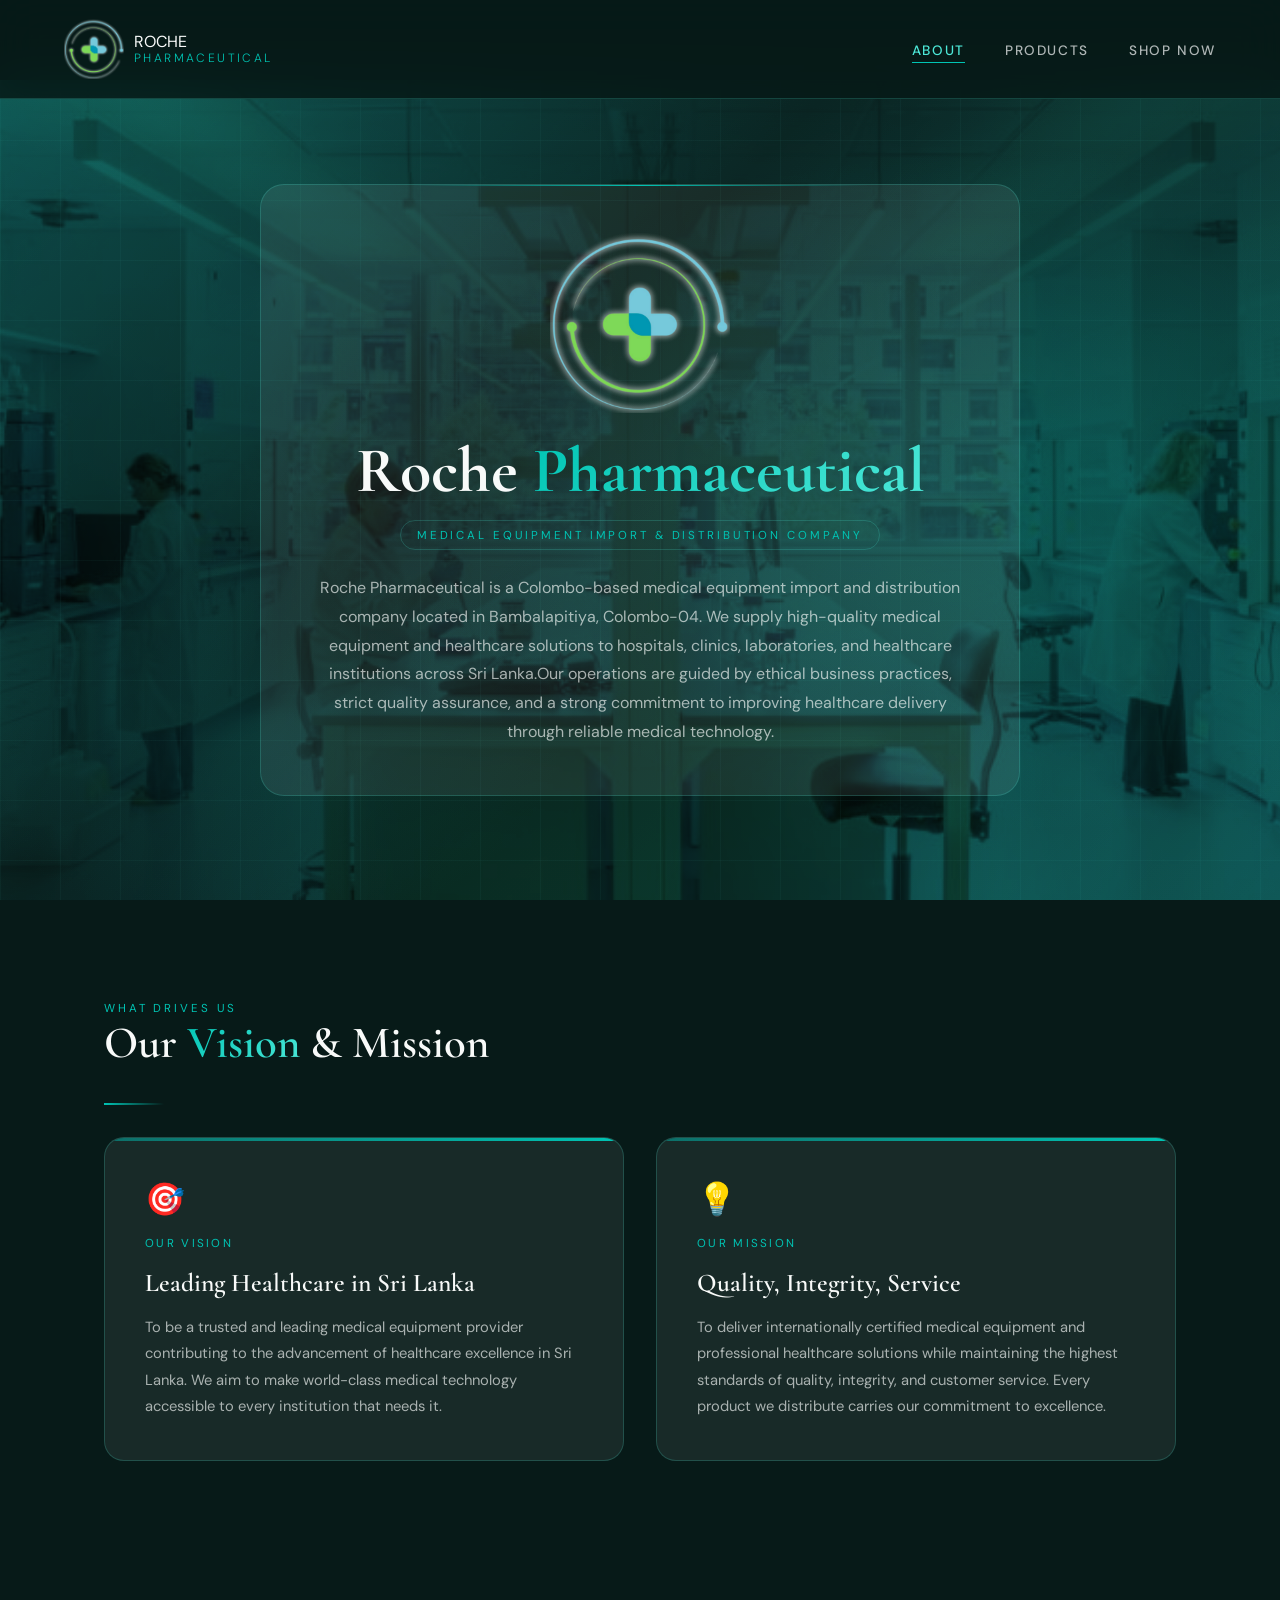
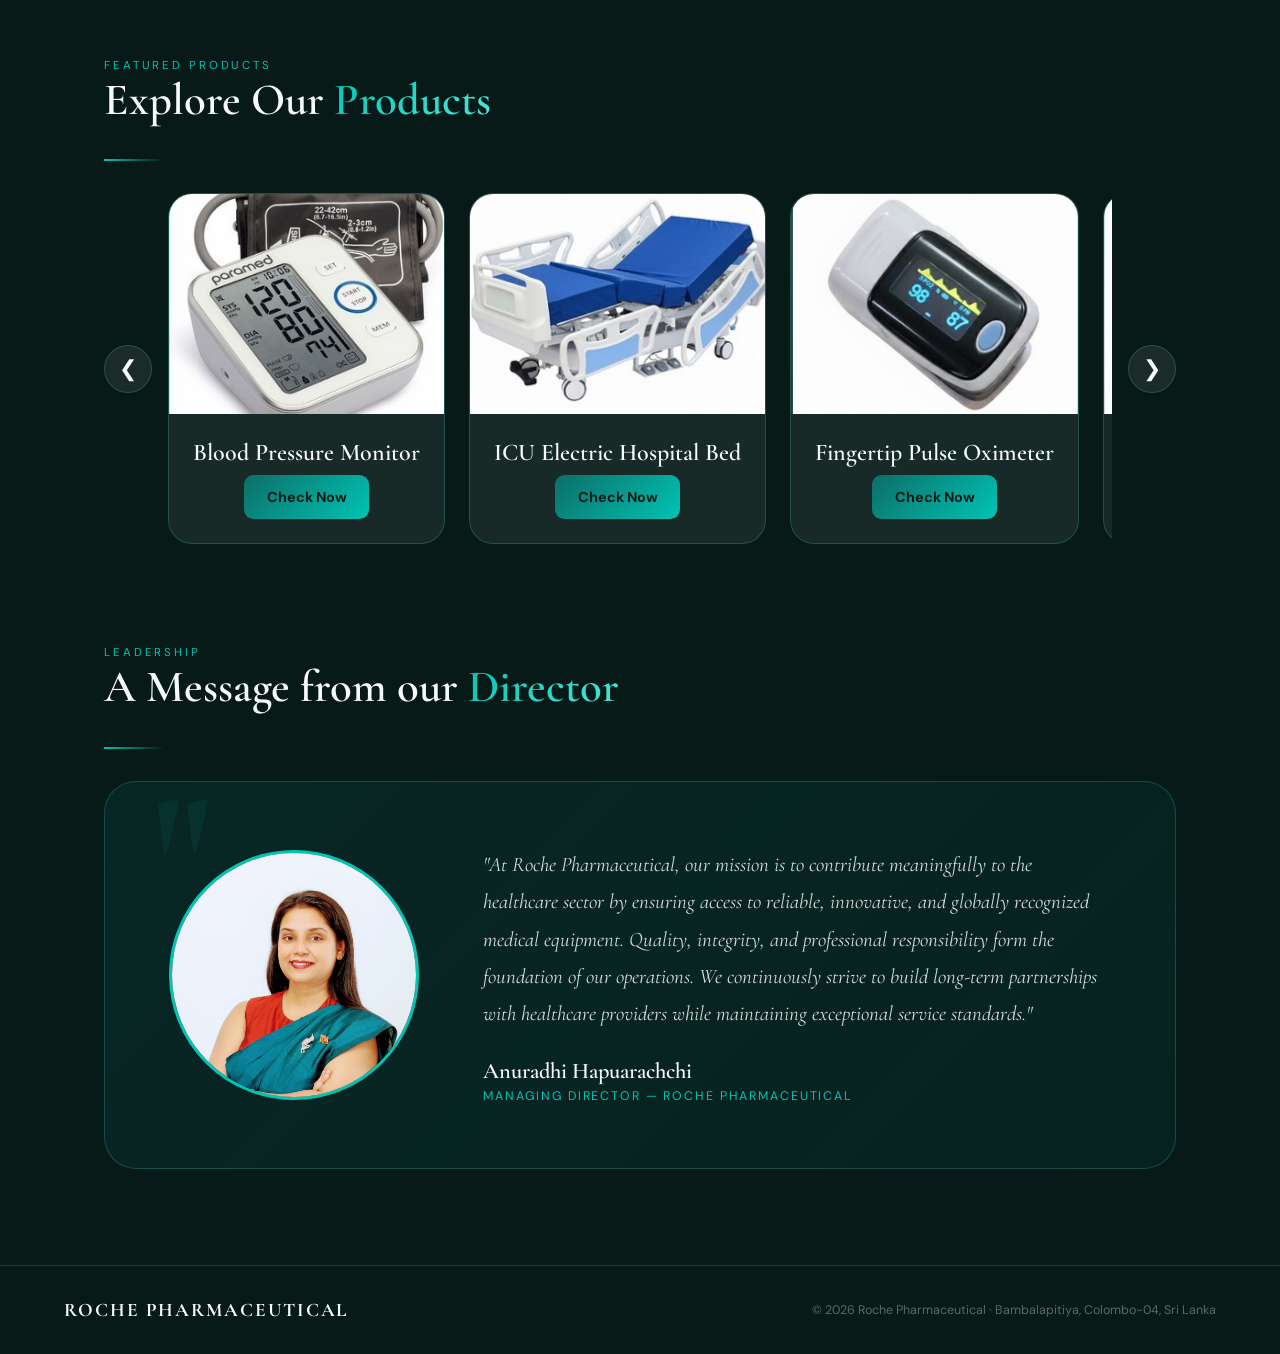
<file: index.html>
<!DOCTYPE html>
<html lang="en">
<head>
  <meta charset="UTF-8">
  <meta name="viewport" content="width=device-width, initial-scale=1.0">
  <title>Roche Pharmaceutical | About</title>
  <meta name="description" content="Learn about Roche Pharmaceutical, a leading medical equipment import and distribution company in Sri Lanka.">
  <link rel="icon" type="image/png" sizes="32x32" href="Assets/Images/RP_icon.png">
  <link rel="icon" type="image/png" sizes="16x16" href="Assets/Images/RP_icon.png">
  <link href="https://fonts.googleapis.com/css2?family=Cormorant+Garamond:wght@300;400;600;700&family=DM+Sans:wght@300;400;500;600&display=swap" rel="stylesheet">
  <link rel="stylesheet" href="styles.css">
</head>
<body>
  <nav>
    <a class="nav-logo" href="index.html">
      <img src="Assets/Images/RP_logo.png" alt="Logo" class="logo-img">
      <div class="logo-text"><p>ROCHE</p><span>Pharmaceutical</span></div>
    </a>
    <button class="menu-toggle" id="menuToggle" aria-label="Open menu" aria-expanded="false">
      <span></span>
      <span></span>
      <span></span>
    </button>
    <ul class="nav-links" id="navLinks">
      <li><a href="index.html" class="active">About</a></li>
      <li><a href="products.html">Products</a></li>
      <li><a href="shop.html">Shop Now</a></li>
    </ul>
  </nav>

  <main>
    <section class="hero">
      <div class="hero-bg"></div>
      <div class="hero-texture"></div>
      <div class="hero-mesh"></div>
      <div class="hero-grid"></div>
      <div class="hero-content hero-content-single">
        <div class="hero-right hero-center-card">
          <div class="hero-card about-card">
            <img src="Assets/Images/RP_logo.png" alt="Roche Pharmaceutical Logo" class="about-logo">
            <h1 class="hero-title about-title">Roche <em>Pharmaceutical</em></h1>
            <div class="hero-tag">Medical Equipment Import & Distribution Company</div>
            <p class="hero-desc about-desc">
              Roche Pharmaceutical is a Colombo-based medical equipment import and distribution company located in Bambalapitiya, Colombo-04. We supply high-quality medical equipment and healthcare solutions to hospitals, clinics, laboratories, and healthcare institutions across Sri Lanka.Our operations are guided by ethical business practices, strict quality assurance, and a strong commitment to improving healthcare delivery through reliable medical technology.

            </p>
          </div>
        </div>
      </div>
    </section>

    <section class="section">
      <span class="section-tag">What Drives Us</span>
      <h2 class="section-title">Our <em>Vision</em> &amp; Mission</h2>
      <div class="divider"></div>
      <div class="vm-grid">
        <div class="vm-card">
          <div class="vm-icon">🎯</div>
          <div class="vm-label">Our Vision</div>
          <div class="vm-title">Leading Healthcare in Sri Lanka</div>
          <div class="vm-text">
            To be a trusted and leading medical equipment provider contributing to the advancement of healthcare excellence in Sri Lanka. We aim to make world-class medical technology accessible to every institution that needs it.
          </div>
        </div>
        <div class="vm-card">
          <div class="vm-icon">💡</div>
          <div class="vm-label">Our Mission</div>
          <div class="vm-title">Quality, Integrity, Service</div>
          <div class="vm-text">
            To deliver internationally certified medical equipment and professional healthcare solutions while maintaining the highest standards of quality, integrity, and customer service. Every product we distribute carries our commitment to excellence.
          </div>
        </div>
      </div>
    </section>

    <section class="section product-carousel-section">
      <span class="section-tag">Featured Products</span>
      <h2 class="section-title">Explore Our <em>Products</em></h2>
      <div class="divider"></div>

      <div class="carousel-wrapper">
        <button class="carousel-btn prev" onclick="moveCarousel(-1)">❮</button>

        <div class="carousel-track-container">
          <div class="carousel-track" id="productCarousel">
            
            <div class="carousel-card">
              <img src="Assets/Images/bp-monitor.jpeg" alt="Blood Pressure Monitor" class="carousel-img">
              <div class="carousel-body">
                <div class="carousel-name">Blood Pressure Monitor</div>
                <!--<div class="carousel-price">LKR xxxx</div>-->
                <a href="products.html" class="carousel-link">Check Now</a>
              </div>
            </div>

            <div class="carousel-card">
              <img src="Assets/Images/icu-bed.jpeg" alt="ICU Electric Hospital Bed" class="carousel-img">
              <div class="carousel-body">
                <div class="carousel-name">ICU Electric Hospital Bed</div>
                <!--<div class="carousel-price">LKR xxxx</div>-->
                <a href="products.html" class="carousel-link">Check Now</a>
              </div>
            </div>

            <div class="carousel-card">
              <img src="Assets/Images/oximeter.jpeg" alt="Fingertip Pulse Oximeter" class="carousel-img">
              <div class="carousel-body">
                <div class="carousel-name">Fingertip Pulse Oximeter</div>
                <!--<div class="carousel-price">LKR xxxx</div>-->                <a href="products.html" class="carousel-link">Check Now</a>
              </div>
            </div>

            <div class="carousel-card">
              <img src="Assets/Images/oxygen-concentrator.jpeg" alt="Oxygen Concentrator" class="carousel-img">
              <div class="carousel-body">
                <div class="carousel-name">Oxygen Concentrator</div>
                <!--<div class="carousel-price">LKR xxxx</div>-->
                <a href="products.html" class="carousel-link">Check Now</a>
              </div>
            </div>

          </div>
        </div>

        <button class="carousel-btn next" onclick="moveCarousel(1)">❯</button>
      </div>
    </section>

    <section class="section" style="padding-top: 0;">
      <span class="section-tag">Leadership</span>
      <h2 class="section-title">A Message from our <em>Director</em></h2>
      <div class="divider"></div>
      <div class="ceo-section">
        <img src="Assets/Images/AH.png" alt="Managing Director" class="ceo-avatar-img">
        <div>
          <p class="ceo-quote">
            "At Roche Pharmaceutical, our mission is to contribute meaningfully to the healthcare sector by ensuring access to reliable, innovative, and globally recognized medical equipment. Quality, integrity, and professional responsibility form the foundation of our operations. We continuously strive to build long-term partnerships with healthcare providers while maintaining exceptional service standards."
          </p>
          <div class="ceo-name">Anuradhi Hapuarachchi</div>
          <div class="ceo-role">Managing Director — Roche Pharmaceutical</div>
        </div>
      </div>
    </section>
  </main>

  <footer>
    <div class="footer-logo">ROCHE PHARMACEUTICAL</div>
    <div class="footer-copy">© 2026 Roche Pharmaceutical · Bambalapitiya, Colombo-04, Sri Lanka</div>
  </footer>

  <script>
    let currentSlide = 0;

    function moveCarousel(direction) {
      const track = document.getElementById("productCarousel");
      const cards = document.querySelectorAll(".carousel-card");

      if (!track || cards.length === 0) return;

      let visibleCards = 3;
      if (window.innerWidth <= 700) {
        visibleCards = 1;
      } else if (window.innerWidth <= 1024) {
        visibleCards = 2;
      }

      const maxSlide = Math.max(0, cards.length - visibleCards);
      currentSlide += direction;

      if (currentSlide < 0) currentSlide = 0;
      if (currentSlide > maxSlide) currentSlide = maxSlide;

      const cardWidth = cards[0].offsetWidth + 24;
      track.style.transform = `translateX(-${currentSlide * cardWidth}px)`;
    }

    window.addEventListener("resize", () => {
      currentSlide = 0;
      const track = document.getElementById("productCarousel");
      if (track) {
        track.style.transform = `translateX(0px)`;
      }
    });
  </script>


  <script>
    const menuToggle = document.getElementById("menuToggle");
    const navLinks = document.getElementById("navLinks");

    if (menuToggle && navLinks) {
      menuToggle.addEventListener("click", () => {
        menuToggle.classList.toggle("active");
        navLinks.classList.toggle("show");
        menuToggle.setAttribute(
          "aria-expanded",
          menuToggle.classList.contains("active") ? "true" : "false"
        );
      });

      navLinks.querySelectorAll("a").forEach(link => {
        link.addEventListener("click", () => {
          menuToggle.classList.remove("active");
          navLinks.classList.remove("show");
          menuToggle.setAttribute("aria-expanded", "false");
        });
      });
    }
  </script>
</body>
</html>
</file>
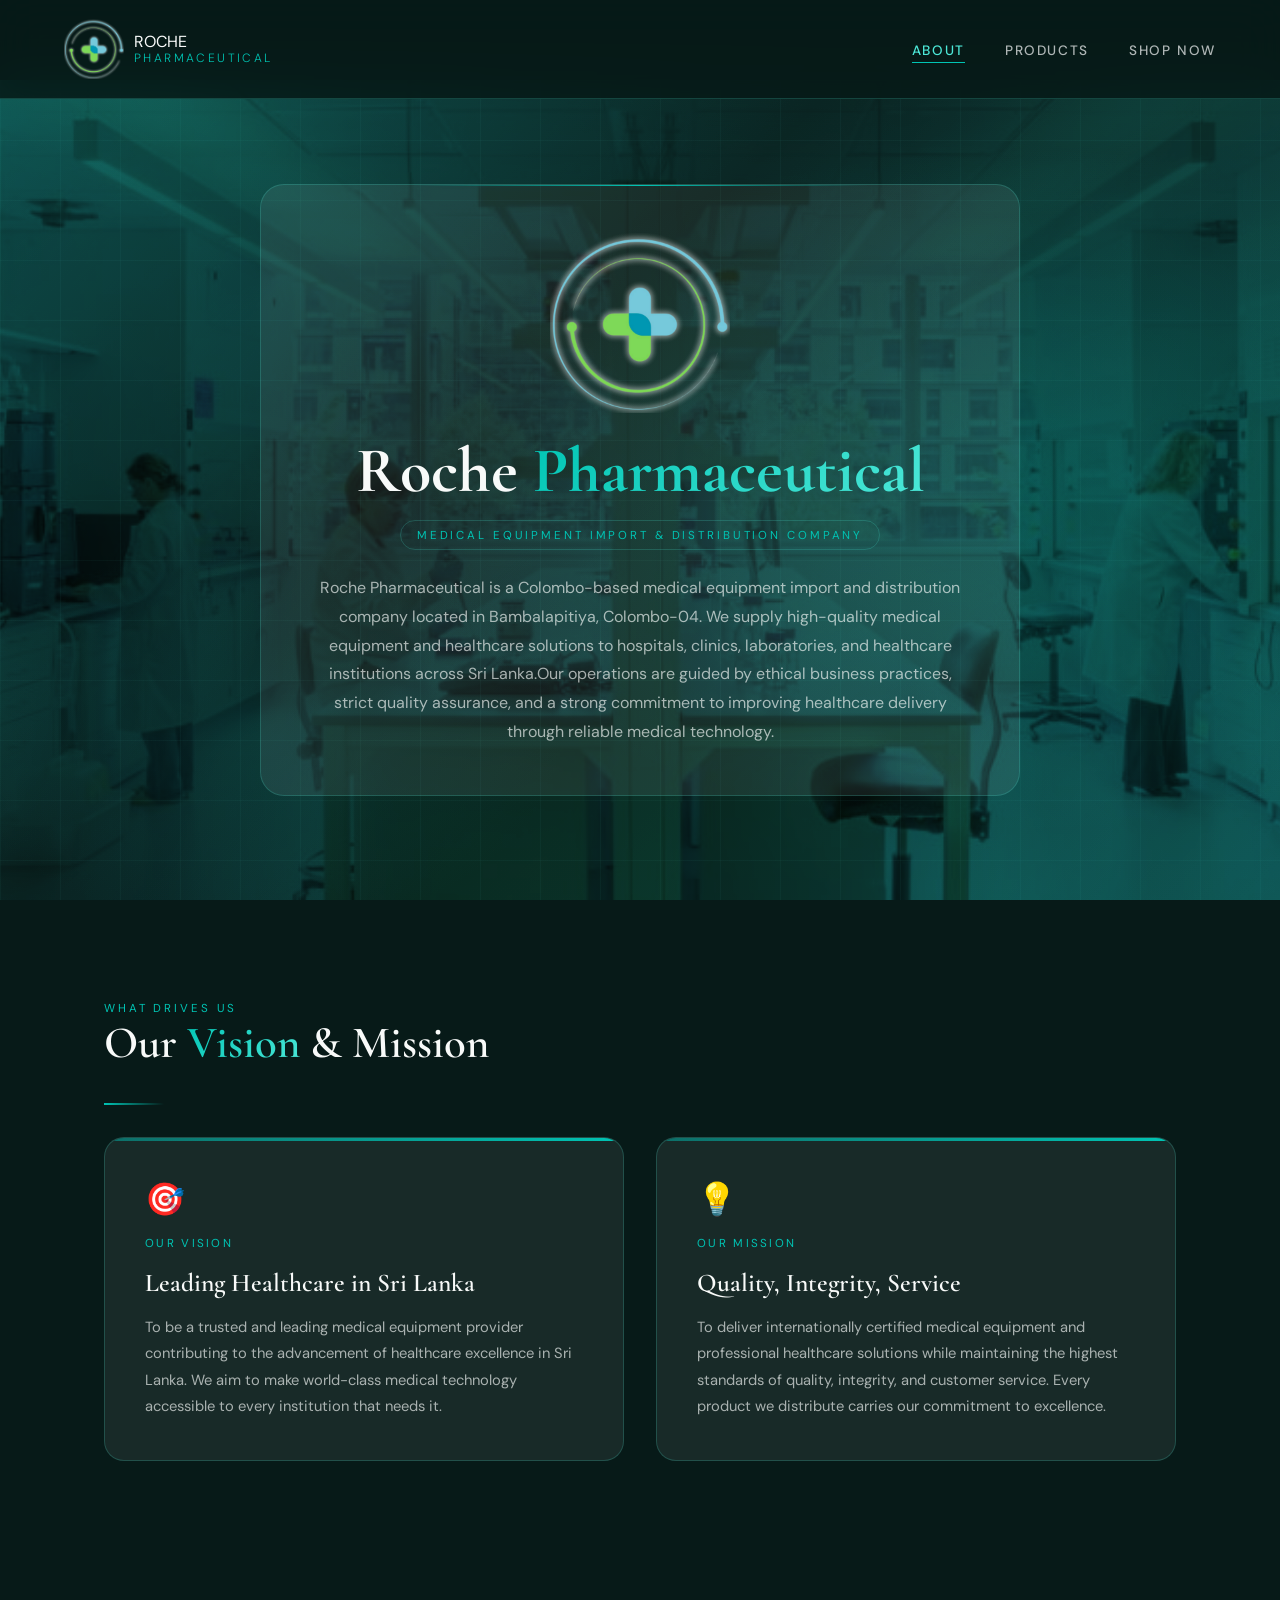
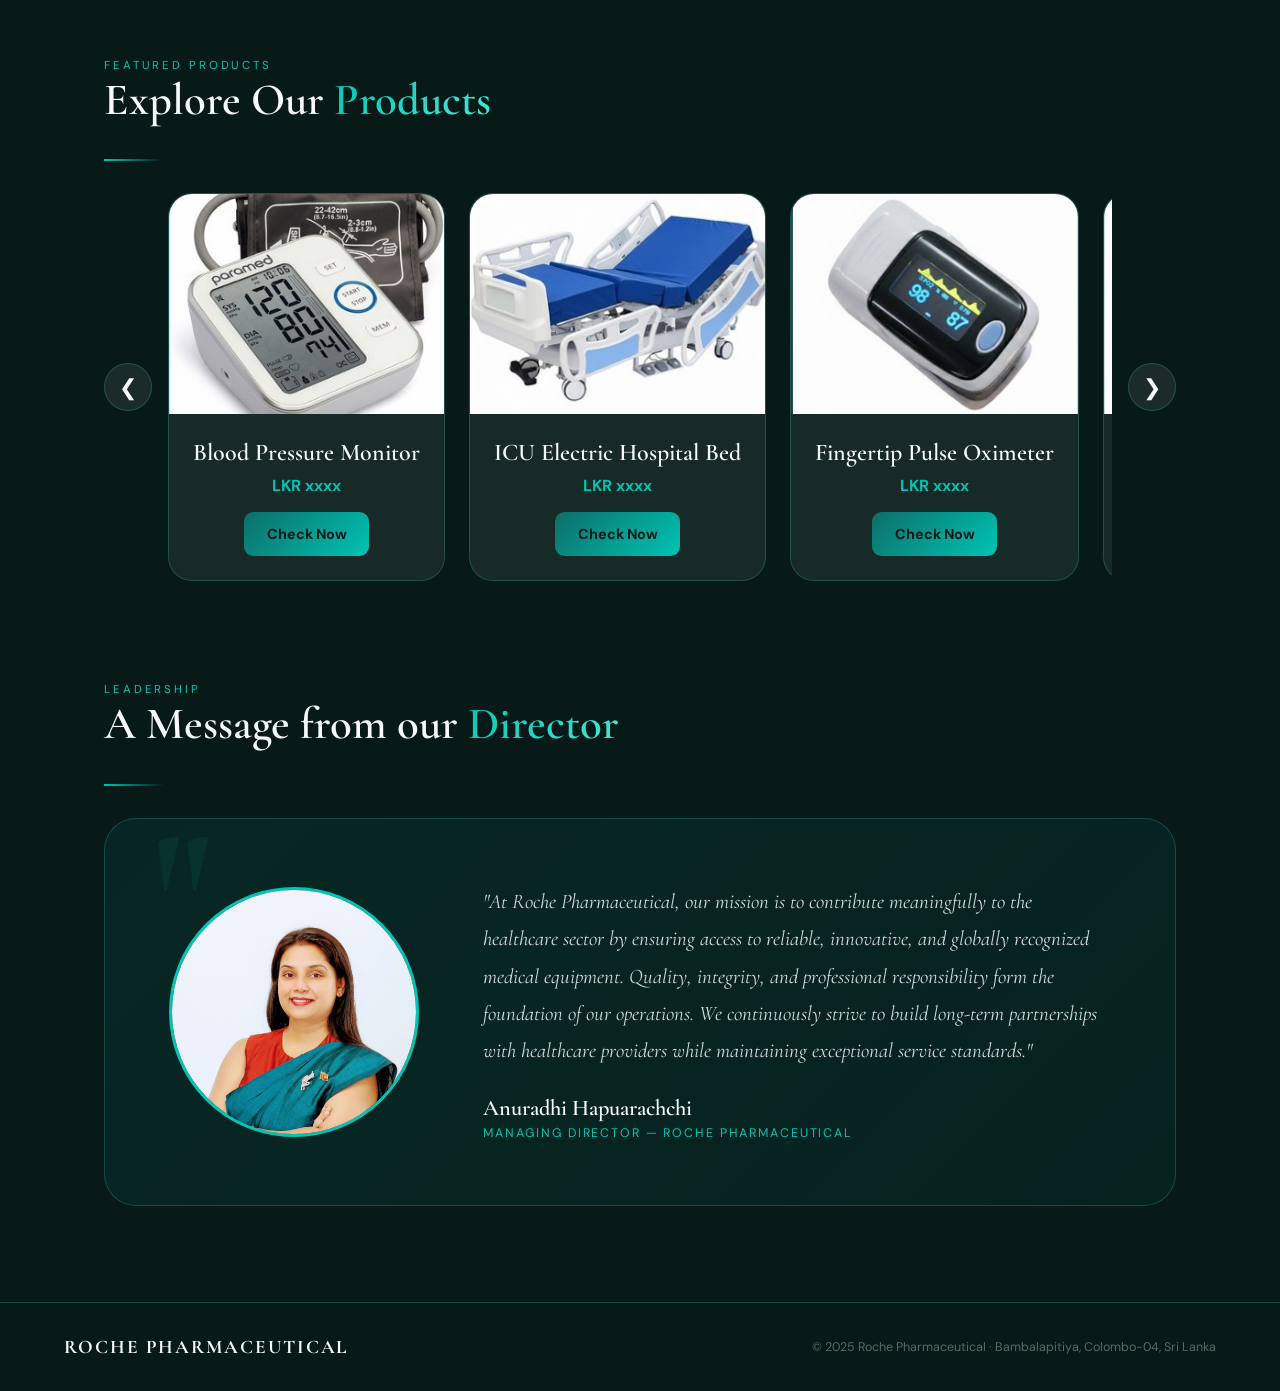
<file: home.html>
<!DOCTYPE html>
<html lang="en">
<head>
  <meta charset="UTF-8">
  <meta name="viewport" content="width=device-width, initial-scale=1.0">
  <title>Roche Pharmaceutical | About</title>
  <link rel="icon" type="image/png" sizes="32x32" href="Assets/Images/RP_icon.png">
  <link rel="icon" type="image/png" sizes="16x16" href="Assets/Images/RP_icon.png">
  <link href="https://fonts.googleapis.com/css2?family=Cormorant+Garamond:wght@300;400;600;700&family=DM+Sans:wght@300;400;500;600&display=swap" rel="stylesheet">
  <link rel="stylesheet" href="styles.css">
</head>
<body>
  <nav>
    <a class="nav-logo" href="home.html">
      <img src="Assets/Images/RP_logo.png" alt="Logo" class="logo-img">
      <div class="logo-text"><p>ROCHE</p><span>Pharmaceutical</span></div>
    </a>
    <ul class="nav-links">
      <li><a href="home.html" class="active">About</a></li>
      <li><a href="products.html">Products</a></li>
      <li><a href="shop.html">Shop Now</a></li>
    </ul>
  </nav>

  <main>
    <section class="hero">
      <div class="hero-bg"></div>
      <div class="hero-texture"></div>
      <div class="hero-mesh"></div>
      <div class="hero-grid"></div>
      <div class="hero-content hero-content-single">
        <div class="hero-right hero-center-card">
          <div class="hero-card about-card">
            <img src="Assets/Images/RP_logo.png" alt="Roche Pharmaceutical Logo" class="about-logo">
            <h1 class="hero-title about-title">Roche <em>Pharmaceutical</em></h1>
            <div class="hero-tag">Medical Equipment Import & Distribution Company</div>
            <p class="hero-desc about-desc">
              Roche Pharmaceutical is a Colombo-based medical equipment import and distribution company located in Bambalapitiya, Colombo-04. We supply high-quality medical equipment and healthcare solutions to hospitals, clinics, laboratories, and healthcare institutions across Sri Lanka.Our operations are guided by ethical business practices, strict quality assurance, and a strong commitment to improving healthcare delivery through reliable medical technology.

            </p>
          </div>
        </div>
      </div>
    </section>

    <section class="section">
      <span class="section-tag">What Drives Us</span>
      <h2 class="section-title">Our <em>Vision</em> &amp; Mission</h2>
      <div class="divider"></div>
      <div class="vm-grid">
        <div class="vm-card">
          <div class="vm-icon">🎯</div>
          <div class="vm-label">Our Vision</div>
          <div class="vm-title">Leading Healthcare in Sri Lanka</div>
          <div class="vm-text">
            To be a trusted and leading medical equipment provider contributing to the advancement of healthcare excellence in Sri Lanka. We aim to make world-class medical technology accessible to every institution that needs it.
          </div>
        </div>
        <div class="vm-card">
          <div class="vm-icon">💡</div>
          <div class="vm-label">Our Mission</div>
          <div class="vm-title">Quality, Integrity, Service</div>
          <div class="vm-text">
            To deliver internationally certified medical equipment and professional healthcare solutions while maintaining the highest standards of quality, integrity, and customer service. Every product we distribute carries our commitment to excellence.
          </div>
        </div>
      </div>
    </section>

    <section class="section product-carousel-section">
      <span class="section-tag">Featured Products</span>
      <h2 class="section-title">Explore Our <em>Products</em></h2>
      <div class="divider"></div>

      <div class="carousel-wrapper">
        <button class="carousel-btn prev" onclick="moveCarousel(-1)">❮</button>

        <div class="carousel-track-container">
          <div class="carousel-track" id="productCarousel">
            
            <div class="carousel-card">
              <img src="Assets/Images/bp-monitor.jpeg" alt="Blood Pressure Monitor" class="carousel-img">
              <div class="carousel-body">
                <div class="carousel-name">Blood Pressure Monitor</div>
                <div class="carousel-price">LKR xxxx</div>
                <a href="products.html" class="carousel-link">Check Now</a>
              </div>
            </div>

            <div class="carousel-card">
              <img src="Assets/Images/icu-bed.jpeg" alt="ICU Electric Hospital Bed" class="carousel-img">
              <div class="carousel-body">
                <div class="carousel-name">ICU Electric Hospital Bed</div>
                <div class="carousel-price">LKR xxxx</div>
                <a href="products.html" class="carousel-link">Check Now</a>
              </div>
            </div>

            <div class="carousel-card">
              <img src="Assets/Images/oximeter.jpeg" alt="Fingertip Pulse Oximeter" class="carousel-img">
              <div class="carousel-body">
                <div class="carousel-name">Fingertip Pulse Oximeter</div>
                <div class="carousel-price">LKR xxxx</div>
                <a href="products.html" class="carousel-link">Check Now</a>
              </div>
            </div>

            <div class="carousel-card">
              <img src="Assets/Images/oxygen-concentrator.jpeg" alt="Oxygen Concentrator" class="carousel-img">
              <div class="carousel-body">
                <div class="carousel-name">Oxygen Concentrator</div>
                <div class="carousel-price">LKR xxxx</div>
                <a href="products.html" class="carousel-link">Check Now</a>
              </div>
            </div>

          </div>
        </div>

        <button class="carousel-btn next" onclick="moveCarousel(1)">❯</button>
      </div>
    </section>

    <section class="section" style="padding-top: 0;">
      <span class="section-tag">Leadership</span>
      <h2 class="section-title">A Message from our <em>Director</em></h2>
      <div class="divider"></div>
      <div class="ceo-section">
        <img src="Assets/Images/AH.png" alt="Managing Director" class="ceo-avatar-img">
        <div>
          <p class="ceo-quote">
            "At Roche Pharmaceutical, our mission is to contribute meaningfully to the healthcare sector by ensuring access to reliable, innovative, and globally recognized medical equipment. Quality, integrity, and professional responsibility form the foundation of our operations. We continuously strive to build long-term partnerships with healthcare providers while maintaining exceptional service standards."
          </p>
          <div class="ceo-name">Anuradhi Hapuarachchi</div>
          <div class="ceo-role">Managing Director — Roche Pharmaceutical</div>
        </div>
      </div>
    </section>
  </main>

  <footer>
    <div class="footer-logo">ROCHE PHARMACEUTICAL</div>
    <div class="footer-copy">© 2025 Roche Pharmaceutical · Bambalapitiya, Colombo-04, Sri Lanka</div>
  </footer>

  <script>
    let currentSlide = 0;

    function moveCarousel(direction) {
      const track = document.getElementById("productCarousel");
      const cards = document.querySelectorAll(".carousel-card");

      if (!track || cards.length === 0) return;

      let visibleCards = 3;
      if (window.innerWidth <= 700) {
        visibleCards = 1;
      } else if (window.innerWidth <= 1024) {
        visibleCards = 2;
      }

      const maxSlide = Math.max(0, cards.length - visibleCards);
      currentSlide += direction;

      if (currentSlide < 0) currentSlide = 0;
      if (currentSlide > maxSlide) currentSlide = maxSlide;

      const cardWidth = cards[0].offsetWidth + 24;
      track.style.transform = `translateX(-${currentSlide * cardWidth}px)`;
    }

    window.addEventListener("resize", () => {
      currentSlide = 0;
      const track = document.getElementById("productCarousel");
      if (track) {
        track.style.transform = `translateX(0px)`;
      }
    });
  </script>

</body>
</html>
</file>
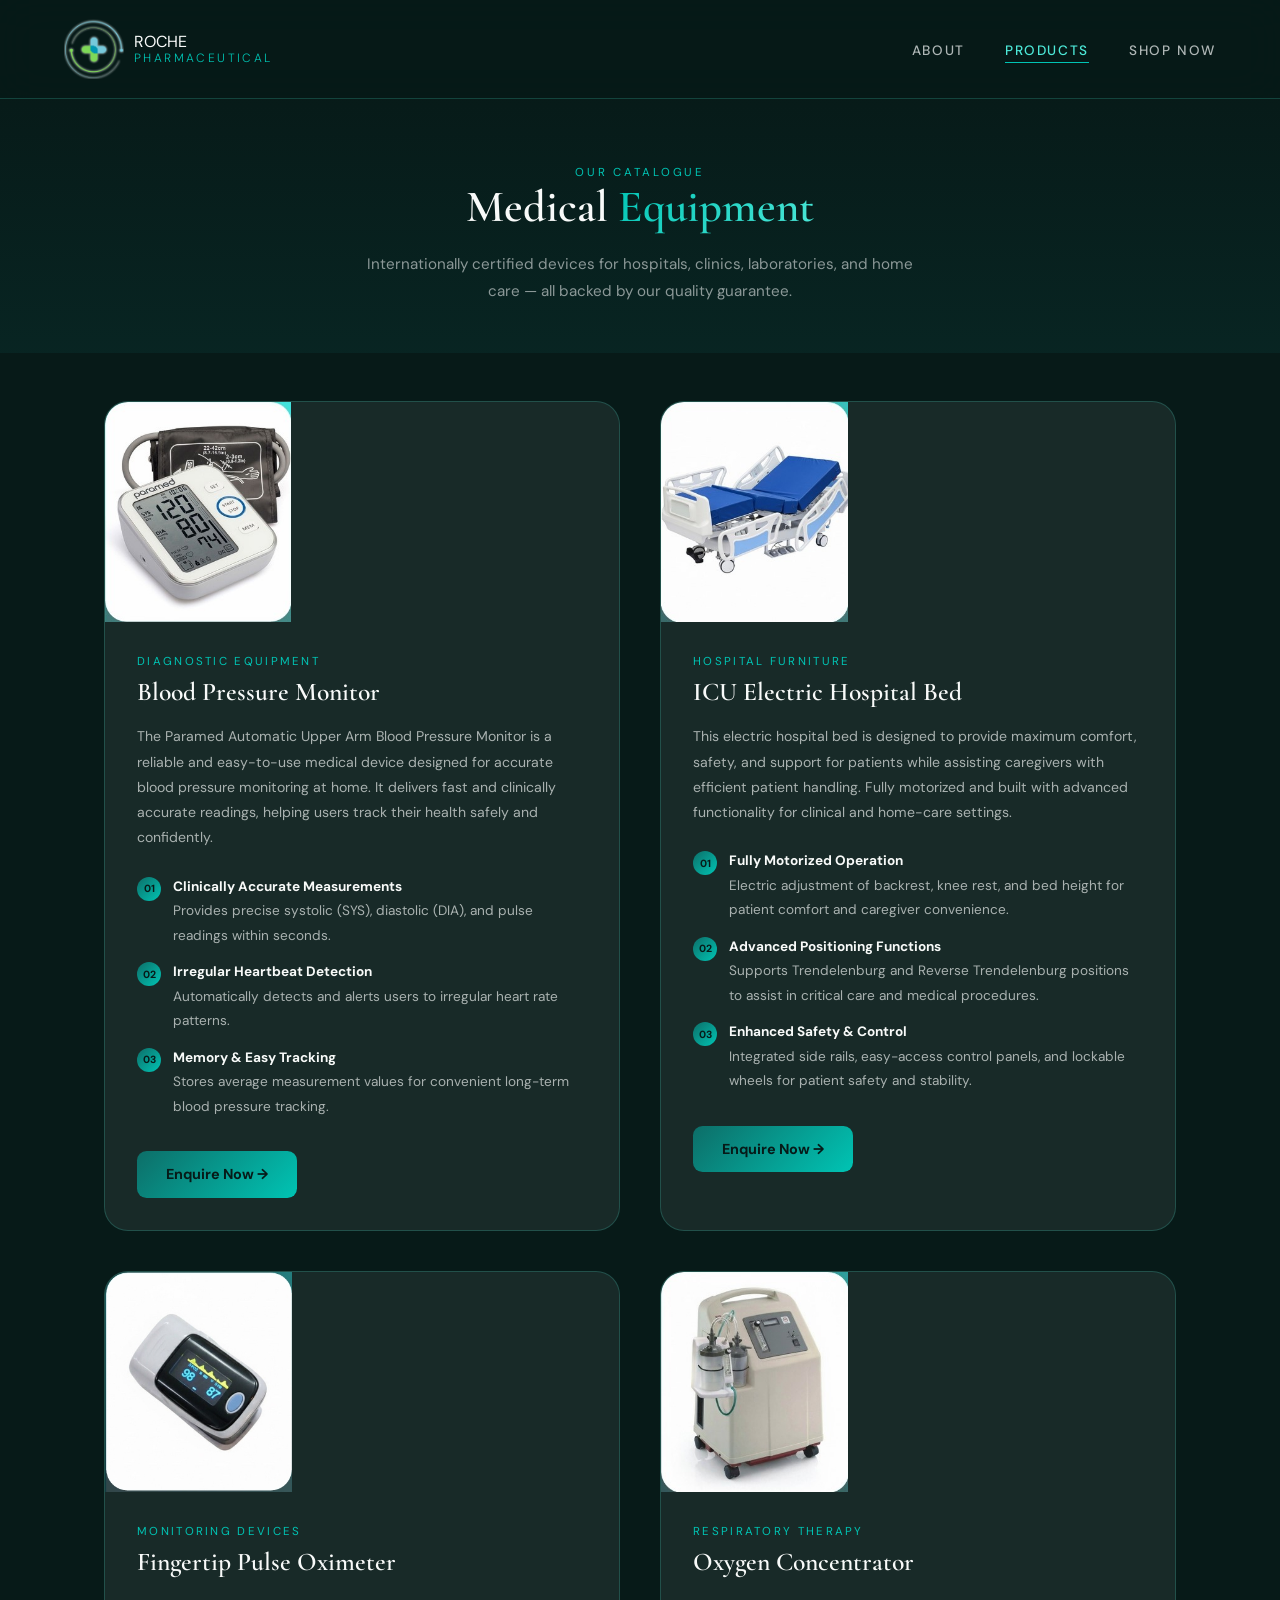
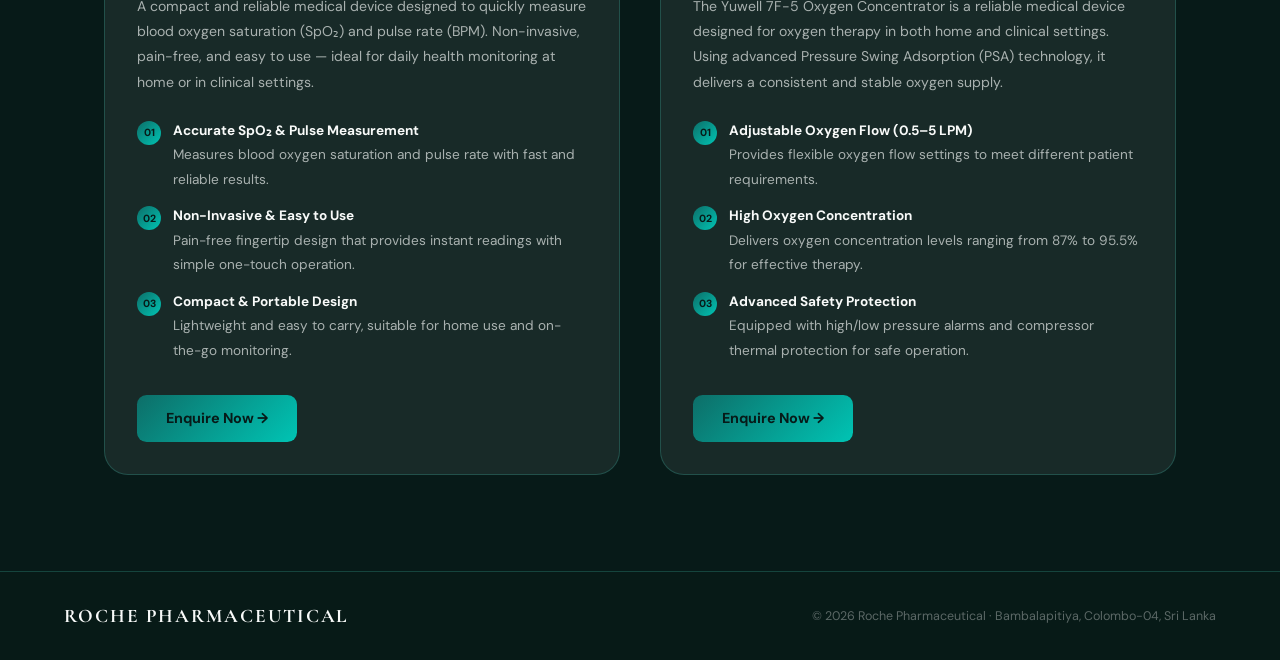
<file: products.html>
<!DOCTYPE html>
<html lang="en">
<head>
  <meta charset="UTF-8">
  <meta name="viewport" content="width=device-width, initial-scale=1.0">
  <title>Roche Pharmaceutical | Products</title>
  <link rel="icon" type="image/png" sizes="32x32" href="Assets/Images/RP_icon.png">
  <link rel="icon" type="image/png" sizes="16x16" href="Assets/Images/RP_icon.png">
  <link href="https://fonts.googleapis.com/css2?family=Cormorant+Garamond:wght@300;400;600;700&family=DM+Sans:wght@300;400;500;600&display=swap" rel="stylesheet">
  <link rel="stylesheet" href="styles.css">
</head>
<body>
  <nav>
    <a class="nav-logo" href="index.html">
      <img src="Assets/Images/RP_logo.png" alt="Logo" class="logo-img">
      <div class="logo-text"><p>ROCHE</p><span>Pharmaceutical</span></div>
    </a>
    <button class="menu-toggle" id="menuToggle" aria-label="Open menu" aria-expanded="false">
      <span></span>
      <span></span>
      <span></span>
    </button>
    <ul class="nav-links" id="navLinks">
      <li><a href="index.html">About</a></li>
      <li><a href="products.html" class="active">Products</a></li>
      <li><a href="shop.html">Shop Now</a></li>
    </ul>
  </nav>

  <main>
    <div class="products-hero">
      <span class="section-tag">Our Catalogue</span>
      <h1 class="section-title" style="margin: 0;">Medical <em>Equipment</em></h1>
      <p class="hero-intro">
        Internationally certified devices for hospitals, clinics, laboratories, and home care — all backed by our quality guarantee.
      </p>
    </div>

    <div class="products-grid">
      <div class="product-card">
        <img src="Assets/Images/bp-monitor.jpeg" alt="Blood Pressure Monitor" class="product-img">
        <div class="product-body">
          <div class="product-category">Diagnostic Equipment</div>
          <div class="product-name">Blood Pressure Monitor</div>
          <div class="product-desc">The Paramed Automatic Upper Arm Blood Pressure Monitor is a reliable and easy-to-use medical device designed for accurate blood pressure monitoring at home. It delivers fast and clinically accurate readings, helping users track their health safely and confidently.</div>
          <div class="product-features">
            <div class="feature-item"><div class="feature-num">01</div><div class="feature-text"><strong>Clinically Accurate Measurements</strong>Provides precise systolic (SYS), diastolic (DIA), and pulse readings within seconds.</div></div>
            <div class="feature-item"><div class="feature-num">02</div><div class="feature-text"><strong>Irregular Heartbeat Detection</strong>Automatically detects and alerts users to irregular heart rate patterns.</div></div>
            <div class="feature-item"><div class="feature-num">03</div><div class="feature-text"><strong>Memory &amp; Easy Tracking</strong>Stores average measurement values for convenient long-term blood pressure tracking.</div></div>
          </div>
          <a class="product-cta" href="shop.html">Enquire Now →</a>
        </div>
      </div>

      <div class="product-card">
        <img src="Assets/Images/icu-bed.jpeg" alt="ICU Electric Hospital Bed" class="product-img">
        <div class="product-body">
          <div class="product-category">Hospital Furniture</div>
          <div class="product-name">ICU Electric Hospital Bed</div>
          <div class="product-desc">This electric hospital bed is designed to provide maximum comfort, safety, and support for patients while assisting caregivers with efficient patient handling. Fully motorized and built with advanced functionality for clinical and home-care settings.</div>
          <div class="product-features">
            <div class="feature-item"><div class="feature-num">01</div><div class="feature-text"><strong>Fully Motorized Operation</strong>Electric adjustment of backrest, knee rest, and bed height for patient comfort and caregiver convenience.</div></div>
            <div class="feature-item"><div class="feature-num">02</div><div class="feature-text"><strong>Advanced Positioning Functions</strong>Supports Trendelenburg and Reverse Trendelenburg positions to assist in critical care and medical procedures.</div></div>
            <div class="feature-item"><div class="feature-num">03</div><div class="feature-text"><strong>Enhanced Safety &amp; Control</strong>Integrated side rails, easy-access control panels, and lockable wheels for patient safety and stability.</div></div>
          </div>
          <a class="product-cta" href="shop.html">Enquire Now →</a>
        </div>
      </div>

      <div class="product-card">
        <img src="Assets/Images/oximeter.jpeg" alt="Fingertip Pulse Oximeter" class="product-img">
        <div class="product-body">
          <div class="product-category">Monitoring Devices</div>
          <div class="product-name">Fingertip Pulse Oximeter</div>
          <div class="product-desc">A compact and reliable medical device designed to quickly measure blood oxygen saturation (SpO₂) and pulse rate (BPM). Non-invasive, pain-free, and easy to use — ideal for daily health monitoring at home or in clinical settings.</div>
          <div class="product-features">
            <div class="feature-item"><div class="feature-num">01</div><div class="feature-text"><strong>Accurate SpO₂ &amp; Pulse Measurement</strong>Measures blood oxygen saturation and pulse rate with fast and reliable results.</div></div>
            <div class="feature-item"><div class="feature-num">02</div><div class="feature-text"><strong>Non-Invasive &amp; Easy to Use</strong>Pain-free fingertip design that provides instant readings with simple one-touch operation.</div></div>
            <div class="feature-item"><div class="feature-num">03</div><div class="feature-text"><strong>Compact &amp; Portable Design</strong>Lightweight and easy to carry, suitable for home use and on-the-go monitoring.</div></div>
          </div>
          <a class="product-cta" href="shop.html">Enquire Now →</a>
        </div>
      </div>

      <div class="product-card">
        <img src="Assets/Images/oxygen-concentrator.jpeg" alt="Oxygen Concentrator" class="product-img">
        <div class="product-body">
          <div class="product-category">Respiratory Therapy</div>
          <div class="product-name">Oxygen Concentrator</div>
          <div class="product-desc">The Yuwell 7F-5 Oxygen Concentrator is a reliable medical device designed for oxygen therapy in both home and clinical settings. Using advanced Pressure Swing Adsorption (PSA) technology, it delivers a consistent and stable oxygen supply.</div>
          <div class="product-features">
            <div class="feature-item"><div class="feature-num">01</div><div class="feature-text"><strong>Adjustable Oxygen Flow (0.5–5 LPM)</strong>Provides flexible oxygen flow settings to meet different patient requirements.</div></div>
            <div class="feature-item"><div class="feature-num">02</div><div class="feature-text"><strong>High Oxygen Concentration</strong>Delivers oxygen concentration levels ranging from 87% to 95.5% for effective therapy.</div></div>
            <div class="feature-item"><div class="feature-num">03</div><div class="feature-text"><strong>Advanced Safety Protection</strong>Equipped with high/low pressure alarms and compressor thermal protection for safe operation.</div></div>
          </div>
          <a class="product-cta" href="shop.html">Enquire Now →</a>
        </div>
      </div>
    </div>
  </main>

  <footer>
    <div class="footer-logo">ROCHE PHARMACEUTICAL</div>
    <div class="footer-copy">© 2026 Roche Pharmaceutical · Bambalapitiya, Colombo-04, Sri Lanka</div>
  </footer>

  <script>
    const menuToggle = document.getElementById("menuToggle");
    const navLinks = document.getElementById("navLinks");

    if (menuToggle && navLinks) {
      menuToggle.addEventListener("click", () => {
        menuToggle.classList.toggle("active");
        navLinks.classList.toggle("show");
        menuToggle.setAttribute(
          "aria-expanded",
          menuToggle.classList.contains("active") ? "true" : "false"
        );
      });

      navLinks.querySelectorAll("a").forEach(link => {
        link.addEventListener("click", () => {
          menuToggle.classList.remove("active");
          navLinks.classList.remove("show");
          menuToggle.setAttribute("aria-expanded", "false");
        });
      });
    }
  </script>
</body>
</html>
</file>
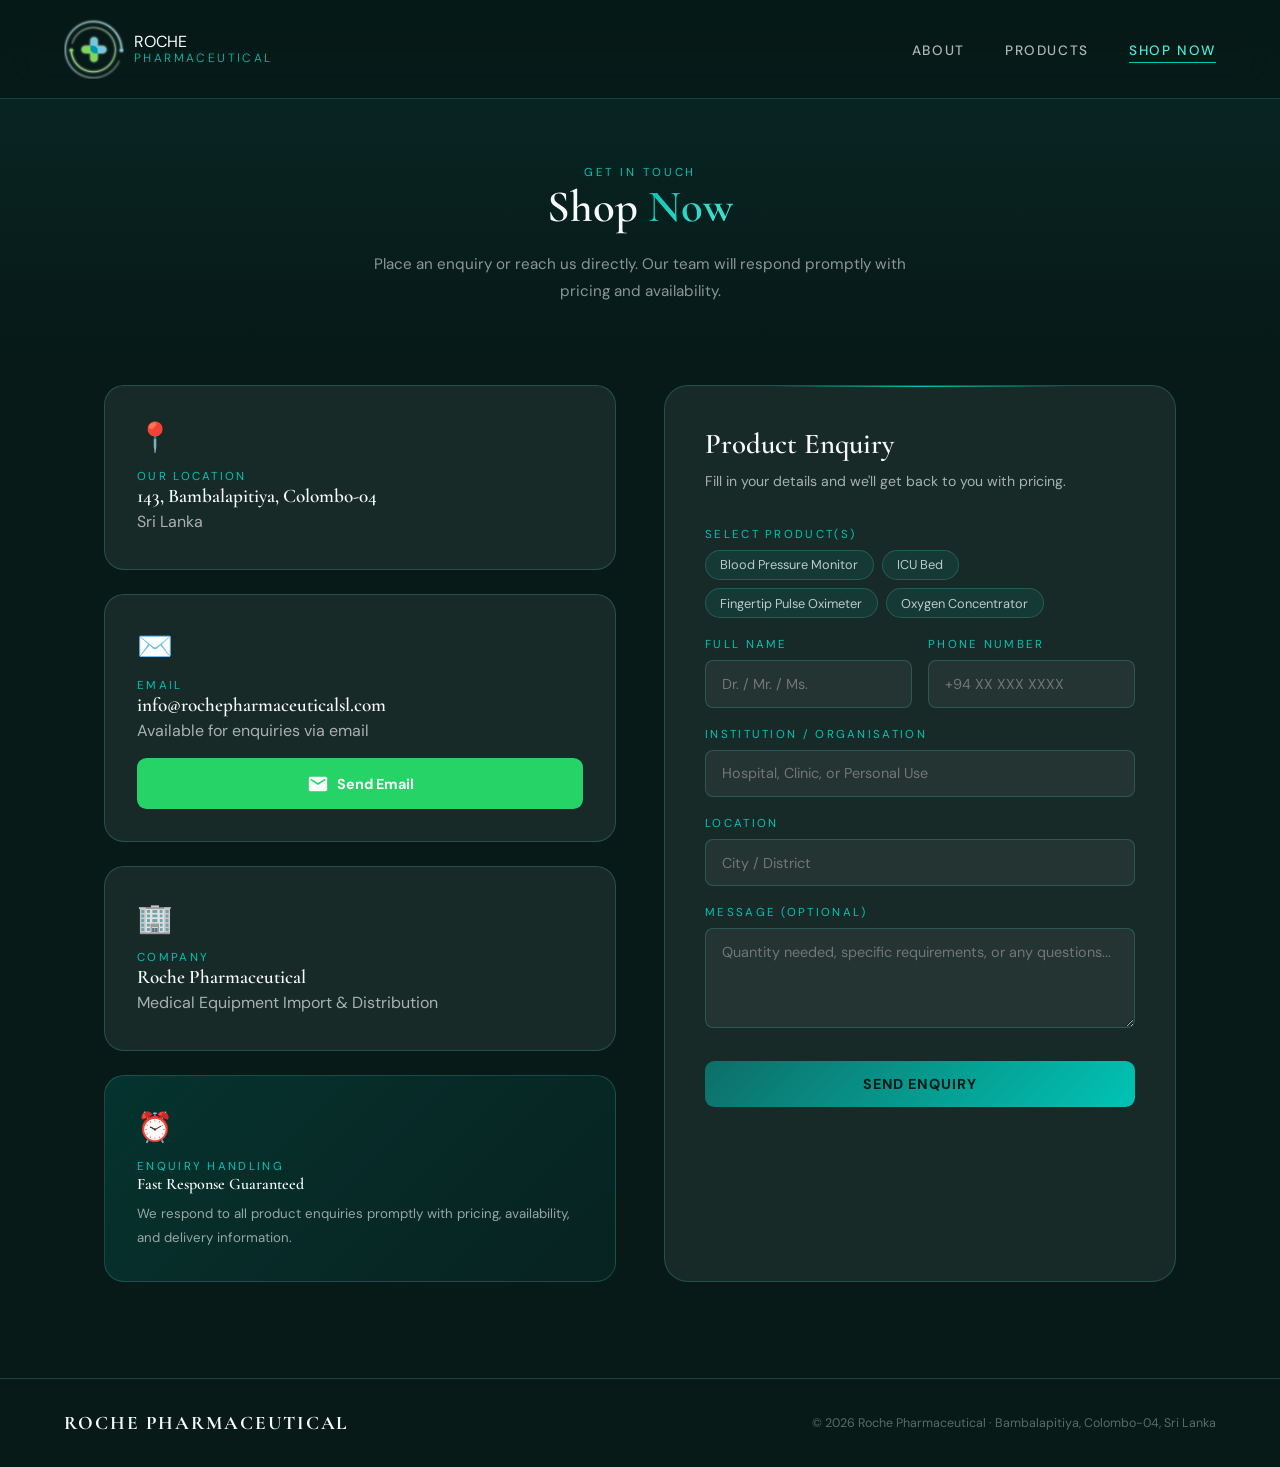
<file: shop.html>
<!DOCTYPE html>
<html lang="en">
<head>
  <meta charset="UTF-8">
  <meta name="viewport" content="width=device-width, initial-scale=1.0">
  <title>Roche Pharmaceutical | Shop Now</title>
  <link rel="icon" type="image/png" sizes="32x32" href="Assets/Images/RP_icon.png">
  <link rel="icon" type="image/png" sizes="16x16" href="Assets/Images/RP_icon.png">
  <link href="https://fonts.googleapis.com/css2?family=Cormorant+Garamond:wght@300;400;600;700&family=DM+Sans:wght@300;400;500;600&display=swap" rel="stylesheet">
  <link rel="stylesheet" href="styles.css">
</head>
<body>
  <nav>
    <a class="nav-logo" href="index.html">
      <img src="Assets/Images/RP_logo.png" alt="Logo" class="logo-img">
      <div class="logo-text"><p>ROCHE</p><span>Pharmaceutical</span></div>
    </a>
    <button class="menu-toggle" id="menuToggle" aria-label="Open menu" aria-expanded="false">
      <span></span>
      <span></span>
      <span></span>
    </button>
    <ul class="nav-links" id="navLinks">
      <li><a href="index.html">About</a></li>
      <li><a href="products.html">Products</a></li>
      <li><a href="shop.html" class="active">Shop Now</a></li>
    </ul>
  </nav>

  <main>
    <div class="shop-hero">
      <span class="section-tag">Get In Touch</span>
      <h1 class="section-title" style="margin: 0;">Shop <em>Now</em></h1>
      <p class="hero-intro">
        Place an enquiry or reach us directly. Our team will respond promptly with pricing and availability.
      </p>
    </div>

    <div class="contact-grid">
      <div class="contact-info">
        <div class="contact-card">
          <div class="contact-icon">📍</div>
          <div class="contact-label">Our Location</div>
          <div class="contact-value">143, Bambalapitiya, Colombo-04</div>
          <div class="contact-sub">Sri Lanka</div>
        </div>

        <div class="contact-card">
          <div class="contact-icon">✉️</div>
          <div class="contact-label">Email</div>
          <div class="contact-value">info@rochepharmaceuticalsl.com</div>
          <div class="contact-sub">Available for enquiries via email</div>
          <a class="whatsapp-btn" href="mailto:info@rochepharmaceuticalsl.com?subject=Product%20Enquiry">
            <svg width="22" height="22" viewBox="0 0 24 24" fill="currentColor" aria-hidden="true">
              <path d="M20 4H4C2.9 4 2.01 4.9 2.01 6L2 18c0 1.1.9 2 2 2h16c1.1 0 2-.9 2-2V6c0-1.1-.9-2-2-2Zm0 4-8 5-8-5V6l8 5 8-5v2Z"/>
            </svg>
            Send Email
          </a>
        </div>

        <div class="contact-card">
          <div class="contact-icon">🏢</div>
          <div class="contact-label">Company</div>
          <div class="contact-value">Roche Pharmaceutical</div>
          <div class="contact-sub">Medical Equipment Import &amp; Distribution</div>
        </div>

        <div class="contact-card highlight-card">
          <div class="contact-icon">⏰</div>
          <div class="contact-label">Enquiry Handling</div>
          <div class="contact-value">Fast Response Guaranteed</div>
          <div class="contact-sub">We respond to all product enquiries promptly with pricing, availability, and delivery information.</div>
        </div>
      </div>
      <form name="inquiry" id="inquiryForm" method="POST" data-netlify="true" class="order-form">
  <input type="hidden" name="form-name" value="inquiry">

  <div class="form-title">Product Enquiry</div>
  <div class="form-sub">Fill in your details and we'll get back to you with pricing.</div>

  <div class="form-group">
    <label>Select Product(s)</label>
    <div class="product-chips">
      <span class="chip" onclick="toggleChip(this)">Blood Pressure Monitor</span>
      <span class="chip" onclick="toggleChip(this)">ICU Bed</span>
      <span class="chip" onclick="toggleChip(this)">Fingertip Pulse Oximeter</span>
      <span class="chip" onclick="toggleChip(this)">Oxygen Concentrator</span>
    </div>
    <input type="hidden" name="products" id="selected-products">
  </div>

  <div class="form-row">
    <div class="form-group">
      <label>Full Name</label>
      <input type="text" name="full_name" placeholder="Dr. / Mr. / Ms." id="f-name" required>
    </div>
    <div class="form-group">
      <label>Phone Number</label>
      <input type="tel" name="phone" placeholder="+94 XX XXX XXXX" id="f-phone" required>
    </div>
  </div>

  <div class="form-group">
    <label>Institution / Organisation</label>
    <input type="text" name="organisation" placeholder="Hospital, Clinic, or Personal Use" id="f-org">
  </div>

  <div class="form-group">
    <label>Location</label>
    <input type="text" name="location" placeholder="City / District" id="f-location">
  </div>

  <div class="form-group">
    <label>Message (Optional)</label>
    <textarea name="message" placeholder="Quantity needed, specific requirements, or any questions..." id="f-message"></textarea>
  </div>

  <button type="submit" class="submit-btn">Send Enquiry</button>
</form>
    </div>
  </main>

  <footer>
    <div class="footer-logo">ROCHE PHARMACEUTICAL</div>
    <div class="footer-copy">© 2026 Roche Pharmaceutical · Bambalapitiya, Colombo-04, Sri Lanka</div>
  </footer>

  <script>
  function toggleChip(el) {
    el.classList.toggle('selected');
    const selected = [...document.querySelectorAll('.chip.selected')]
      .map(chip => chip.textContent.trim())
      .join(', ');
    document.getElementById('selected-products').value = selected;
  }

  const inquiryForm = document.getElementById('inquiryForm');

  if (inquiryForm) {
    inquiryForm.addEventListener('submit', function (event) {
      event.preventDefault();

      const recipientEmail = 'info@rochepharmaceuticalsl.com'; // Replace with your receiving email address
      const products = document.getElementById('selected-products').value || 'Not selected';
      const fullName = document.getElementById('f-name').value.trim();
      const phone = document.getElementById('f-phone').value.trim();
      const organisation = document.getElementById('f-org').value.trim() || 'Not provided';
      const location = document.getElementById('f-location').value.trim() || 'Not provided';
      const message = document.getElementById('f-message').value.trim() || 'No additional message';

      if (!fullName || !phone) {
        inquiryForm.reportValidity();
        return;
      }

      const subject = `Product Enquiry - ${fullName}`;
      const body =
`Dear Roche Pharmaceutical Team,

A new product enquiry has been submitted through the website.

Enquiry Details
----------------
Selected Product(s): ${products}
Full Name: ${fullName}
Phone Number: ${phone}
Institution / Organisation: ${organisation}
Location: ${location}

Message:
${message}

Thank you.`;

      const mailtoLink = `mailto:${recipientEmail}?subject=${encodeURIComponent(subject)}&body=${encodeURIComponent(body)}`;
      window.location.href = mailtoLink;
    });
  }
</script>

  <script>
    const menuToggle = document.getElementById("menuToggle");
    const navLinks = document.getElementById("navLinks");

    if (menuToggle && navLinks) {
      menuToggle.addEventListener("click", () => {
        menuToggle.classList.toggle("active");
        navLinks.classList.toggle("show");
        menuToggle.setAttribute(
          "aria-expanded",
          menuToggle.classList.contains("active") ? "true" : "false"
        );
      });

      navLinks.querySelectorAll("a").forEach(link => {
        link.addEventListener("click", () => {
          menuToggle.classList.remove("active");
          navLinks.classList.remove("show");
          menuToggle.setAttribute("aria-expanded", "false");
        });
      });
    }
  </script>
</body>
</html>
</file>
<file: styles.css>
:root {
  --teal-deep: #0a3d3a;
  --teal-mid: #0d6e68;
  --teal-bright: #00c4b4;
  --teal-light: #4de8d8;
  --gold: #c9a96e;
  --white: #f8faf9;
  --dark: #071a18;
  --glass: rgba(255,255,255,0.07);
  --glass-border: rgba(77,232,216,0.2);
}

* { margin: 0; padding: 0; box-sizing: border-box; }
html { scroll-behavior: smooth; }
body {
  font-family: 'DM Sans', sans-serif;
  background: var(--dark);
  color: var(--white);
  overflow-x: hidden;
  cursor: default;
}

nav {
  position: fixed;
  top: 0;
  left: 0;
  right: 0;
  z-index: 1000;
  display: flex;
  align-items: center;
  justify-content: space-between;
  padding: 1.2rem 4rem;
  background: rgba(7,26,24,0.85);
  backdrop-filter: blur(20px);
  border-bottom: 1px solid var(--glass-border);
  transition: all 0.3s ease;
}

.nav-logo {
  display: flex;
  align-items: center;
  gap: 10px; /* space between logo and text */
  text-decoration: none;
}

.logo-img {
  height: 60px; /* adjust size */
  width: auto;
}

.nav-logo span {
  color: var(--teal-bright);
  font-weight: 300;
  font-size: 0.75rem;
  letter-spacing: 0.2em;
  text-transform: uppercase;
  display: block;
  line-height: 1;
  margin-top: 2px;
}

.nav-links {
  display: flex;
  gap: 2.5rem;
  list-style: none;
}

.nav-links a {
  color: rgba(248,250,249,0.7);
  text-decoration: none;
  font-size: 0.85rem;
  letter-spacing: 0.12em;
  text-transform: uppercase;
  font-weight: 500;
  position: relative;
  transition: color 0.3s ease;
  cursor: pointer;
}

.nav-links a::after {
  content: '';
  position: absolute;
  bottom: -4px;
  left: 0;
  width: 0;
  height: 1px;
  background: var(--teal-bright);
  transition: width 0.3s ease;
}

.nav-links a:hover,
.nav-links a.active {
  color: var(--teal-light);
}

.nav-links a:hover::after,
.nav-links a.active::after {
  width: 100%;
}

main { min-height: 100vh; padding-top: 80px; }

.hero {
  position: relative;
  min-height: calc(100vh - 80px);
  display: flex;
  align-items: center;
  overflow: hidden;
}

.hero-bg {
  position: absolute;
  inset: 0;
  background: linear-gradient(135deg, var(--teal-deep) 0%, #071a18 40%, #0a3d3a 100%);
}

.hero-texture {
  position: absolute;
  inset: 0;
  background: url("Assets/Images/about.jpg") center/cover no-repeat;
  opacity: 0.8;
  mix-blend-mode: overlay;
}

.hero-mesh {
  position: absolute;
  inset: 0;
  background:
    radial-gradient(ellipse 70% 60% at 80% 50%, rgba(0,196,180,0.15) 0%, transparent 70%),
    radial-gradient(ellipse 40% 40% at 20% 80%, rgba(13,110,104,0.2) 0%, transparent 60%);
}

.hero-grid {
  position: absolute;
  inset: 0;
  background-image:
    linear-gradient(rgba(77,232,216,0.04) 1px, transparent 1px),
    linear-gradient(90deg, rgba(77,232,216,0.04) 1px, transparent 1px);
  background-size: 60px 60px;
}

.hero-content {
  position: relative;
  z-index: 2;
  max-width: 1200px;
  margin: 0 auto;
  padding: 6rem 4rem;
  display: grid;
  grid-template-columns: 1fr 1fr;
  gap: 4rem;
  align-items: center;
}

.hero-tag,
.section-tag {
  display: inline-block;
  font-size: 0.72rem;
  letter-spacing: 0.25em;
  text-transform: uppercase;
  color: var(--teal-bright);
}

.hero-tag {
  border: 1px solid var(--glass-border);
  padding: 0.4rem 1rem;
  border-radius: 2rem;
  margin-bottom: 1.5rem;
  animation: fadeInUp 0.8s ease both;
}

.hero-title,
.section-title,
.form-title,
.product-name,
.vm-title,
.ceo-name,
.contact-value,
.footer-logo,
.card-title {
  font-family: 'Cormorant Garamond', serif;
}

.hero-title {
  font-size: clamp(3rem, 5vw, 5rem);
  font-weight: 700;
  line-height: 1.05;
  margin-bottom: 1.5rem;
  animation: fadeInUp 0.8s 0.1s ease both;
}

.hero-title em,
.section-title em {
  font-style: normal;
  background: linear-gradient(135deg, var(--teal-bright), var(--teal-light));
  -webkit-background-clip: text;
  -webkit-text-fill-color: transparent;
  background-clip: text;
}

.hero-desc {
  font-size: 1rem;
  line-height: 1.8;
  color: rgba(248,250,249,0.65);
  max-width: 520px;
  animation: fadeInUp 0.8s 0.2s ease both;
}



.hero-right { position: relative; animation: fadeInRight 1s 0.3s ease both; }
.hero-card,
.vm-card,
.product-card,
.contact-card,
.order-form {
  background: var(--glass);
  border: 1px solid var(--glass-border);
}

.hero-card {
  border-radius: 1.5rem;
  padding: 2.5rem;
  backdrop-filter: blur(10px);
  position: relative;
  overflow: hidden;
}
.hero-card::before,
.order-form::before {
  content: '';
  position: absolute;
  top: -1px;
  left: 20%;
  right: 20%;
  height: 2px;
  background: linear-gradient(90deg, transparent, var(--teal-bright), transparent);
}
.card-icon {
  width: 52px;
  height: 52px;
  background: linear-gradient(135deg, var(--teal-mid), var(--teal-bright));
  border-radius: 12px;
  display: flex;
  align-items: center;
  justify-content: center;
  margin-bottom: 1.2rem;
  font-size: 1.5rem;
}
.card-title { font-size: 1.4rem; font-weight: 600; margin-bottom: 0.8rem; }
.card-text {
  font-size: 0.9rem;
  line-height: 1.75;
  color: rgba(248,250,249,0.65);
}

.section {
  max-width: 1200px;
  margin: 0 auto;
  padding: 6rem 4rem;
}
.section-title {
  font-size: clamp(2rem, 3.5vw, 3rem);
  font-weight: 600;
  line-height: 1.2;
  margin-bottom: 1.5rem;
}
.divider {
  width: 60px;
  height: 2px;
  background: linear-gradient(90deg, var(--teal-bright), transparent);
  margin: 2rem 0;
}

.vm-grid {
  display: grid;
  grid-template-columns: 1fr 1fr;
  gap: 2rem;
}
.vm-card {
  border-radius: 1.25rem;
  padding: 2.5rem;
  position: relative;
  overflow: hidden;
  transition: border-color 0.3s ease, transform 0.3s ease;
}
.vm-card:hover {
  border-color: var(--teal-bright);
  transform: translateY(-4px);
}
.vm-card::before {
  content: '';
  position: absolute;
  top: 0;
  left: 0;
  right: 0;
  height: 3px;
  background: linear-gradient(90deg, var(--teal-mid), var(--teal-bright));
}
.vm-icon { font-size: 2rem; margin-bottom: 1rem; }
.vm-label, .product-category, .contact-label, .form-group label {
  font-size: 0.72rem;
  letter-spacing: 0.2em;
  text-transform: uppercase;
  color: var(--teal-bright);
}
.vm-title {
  font-size: 1.6rem;
  font-weight: 600;
  margin: 1rem 0;
}
.vm-text,
.product-desc,
.feature-text,
.form-sub,
.contact-sub {
  color: rgba(248,250,249,0.65);
  line-height: 1.8;
}
.vm-text { font-size: 0.92rem; }

.product-carousel-section {
  position: relative;
}

.carousel-wrapper {
  position: relative;
  display: flex;
  align-items: center;
  gap: 1rem;
}

.carousel-track-container {
  overflow: hidden;
  width: 100%;
}

.carousel-track {
  display: flex;
  gap: 1.5rem;
  transition: transform 0.5s ease;
}

.carousel-card {
  min-width: calc(25% - 1.125rem);
  background: var(--glass);
  border: 1px solid var(--glass-border);
  border-radius: 1.5rem;
  overflow: hidden;
  backdrop-filter: blur(10px);
  flex-shrink: 0;
  transition: transform 0.3s ease, border-color 0.3s ease;
}

.carousel-card:hover {
  transform: translateY(-6px);
  border-color: var(--teal-bright);
}

.carousel-img {
  width: 100%;
  height: 220px;
  object-fit: cover;
  display: block;
}

.carousel-body {
  padding: 1.5rem;
  text-align: center;
}

.carousel-name {
  font-family: 'Cormorant Garamond', serif;
  font-size: 1.5rem;
  font-weight: 600;
  margin-bottom: 0.5rem;
}

.carousel-price {
  color: var(--teal-bright);
  font-size: 1rem;
  font-weight: 700;
  margin-bottom: 1rem;
}

.carousel-link {
  display: inline-block;
  padding: 0.8rem 1.4rem;
  border-radius: 0.6rem;
  text-decoration: none;
  font-weight: 700;
  font-size: 0.9rem;
  background: linear-gradient(135deg, var(--teal-mid), var(--teal-bright));
  color: var(--dark);
  transition: transform 0.3s ease, box-shadow 0.3s ease;
}

.carousel-link:hover {
  transform: scale(1.03);
  box-shadow: 0 10px 30px rgba(0,196,180,0.35);
}

.carousel-btn {
  width: 48px;
  height: 48px;
  border: none;
  border-radius: 50%;
  background: rgba(255,255,255,0.08);
  color: var(--white);
  font-size: 1.4rem;
  cursor: pointer;
  border: 1px solid var(--glass-border);
  transition: all 0.3s ease;
  flex-shrink: 0;
}

.carousel-btn:hover {
  background: var(--teal-mid);
  border-color: var(--teal-bright);
}

@media (max-width: 1024px) {
  .carousel-card {
    min-width: calc(50% - 0.75rem);
  }
}

@media (max-width: 700px) {
  .carousel-card {
    min-width: 100%;
  }

  .carousel-wrapper {
    gap: 0.5rem;
  }

  .carousel-btn {
    width: 40px;
    height: 40px;
    font-size: 1.1rem;
  }
}

.ceo-section {
  background: linear-gradient(135deg, rgba(13,110,104,0.15), rgba(0,196,180,0.05));
  border: 1px solid var(--glass-border);
  border-radius: 2rem;
  padding: 4rem;
  display: grid;
  grid-template-columns: auto 1fr;
  gap: 4rem;
  align-items: center;
  position: relative;
  overflow: hidden;
}
.ceo-section::before {
  content: '"';
  position: absolute;
  top: -1rem;
  left: 3rem;
  font-family: 'Cormorant Garamond', serif;
  font-size: 12rem;
  font-weight: 700;
  color: rgba(0,196,180,0.08);
  line-height: 1;
  pointer-events: none;
}
.ceo-avatar {
  width: 250px;
  height: 250px;
  border-radius: 50%;
  background: linear-gradient(135deg, var(--teal-mid), var(--teal-bright));
  display: flex;
  align-items: center;
  justify-content: center;
  font-family: 'Cormorant Garamond', serif;
  font-size: 3rem;
  font-weight: 700;
  color: var(--dark);
  flex-shrink: 0;
  border: 3px solid var(--teal-bright);
}

.ceo-avatar-img {
  width: 250px;
  height: 250px;
  border-radius: 50%;
  object-fit: cover;
  border: 3px solid var(--teal-bright);
  flex-shrink: 0;
  transition: transform 0.3s ease;
}

.ceo-avatar-img:hover {
  transform: scale(1.05);
}

.ceo-quote {
  font-family: 'Cormorant Garamond', serif;
  font-size: 1.3rem;
  font-weight: 400;
  font-style: italic;
  line-height: 1.8;
  color: rgba(248,250,249,0.85);
  margin-bottom: 1.5rem;
}
.ceo-name { font-size: 1.4rem; font-weight: 600; }
.ceo-role {
  font-size: 0.78rem;
  letter-spacing: 0.15em;
  text-transform: uppercase;
  color: var(--teal-bright);
  margin-top: 0.25rem;
}

.products-hero,
.shop-hero {
  padding: 5rem 4rem 3rem;
  text-align: center;
}
.products-hero { background: linear-gradient(180deg, var(--dark) 0%, rgba(10,61,58,0.3) 100%); }
.shop-hero { background: linear-gradient(180deg, rgba(10,61,58,0.3) 0%, var(--dark) 100%); }
.hero-intro {
  color: rgba(248,250,249,0.55);
  max-width: 560px;
  margin: 1rem auto 0;
  font-size: 0.95rem;
  line-height: 1.8;
}

.products-grid {
  max-width: 1200px;
  margin: 0 auto;
  padding: 3rem 4rem 6rem;
  display: grid;
  grid-template-columns: repeat(2, 1fr);
  gap: 2.5rem;
}
.product-card {
  border-radius: 1.5rem;
  overflow: hidden;
  transition: all 0.4s ease;
}
.product-card:hover {
  border-color: var(--teal-bright);
  transform: translateY(-6px);
  box-shadow: 0 20px 60px rgba(0,196,180,0.15);
}
.product-img {
  background: linear-gradient(135deg, rgba(13,110,104,0.3), rgba(0,196,180,0.1));
  height: 220px;
  display: flex;
  align-items: center;
  justify-content: center;
  font-size: 5rem;
  position: relative;
  overflow: hidden;
}
.product-img::after {
  content: '';
  position: absolute;
  inset: 0;
  background: linear-gradient(to bottom, transparent 60%, rgba(7,26,24,0.6));
}
.product-body { padding: 2rem; }
.product-category { margin-bottom: 0.5rem; }
.product-name {
  font-size: 1.6rem;
  font-weight: 600;
  margin-bottom: 1rem;
  line-height: 1.2;
}
.product-desc {
  font-size: 0.88rem;
  margin-bottom: 1.5rem;
}
.product-features {
  display: flex;
  flex-direction: column;
  gap: 0.75rem;
  margin-bottom: 2rem;
}
.feature-item {
  display: flex;
  align-items: flex-start;
  gap: 0.75rem;
  font-size: 0.85rem;
}
.feature-num {
  width: 24px;
  height: 24px;
  background: linear-gradient(135deg, var(--teal-mid), var(--teal-bright));
  border-radius: 50%;
  display: flex;
  align-items: center;
  justify-content: center;
  font-size: 0.65rem;
  font-weight: 700;
  color: var(--dark);
  flex-shrink: 0;
  margin-top: 2px;
}
.feature-text strong { color: var(--white); display: block; }
.product-cta,
.submit-btn,
.whatsapp-btn {
  display: inline-flex;
  align-items: center;
  justify-content: center;
  gap: 0.5rem;
  border: none;
  border-radius: 0.6rem;
  padding: 0.9rem 1.8rem;
  font-family: 'DM Sans', sans-serif;
  font-size: 0.9rem;
  font-weight: 700;
  cursor: pointer;
  transition: all 0.3s ease;
  text-decoration: none;
}
.product-cta,
.submit-btn {
  background: linear-gradient(135deg, var(--teal-mid), var(--teal-bright));
  color: var(--dark);
}
.product-cta:hover,
.submit-btn:hover,
.whatsapp-btn:hover {
  transform: scale(1.02);
}
.product-cta:hover,
.submit-btn:hover { box-shadow: 0 10px 40px rgba(0,196,180,0.4); }

.contact-grid {
  max-width: 1200px;
  margin: 0 auto;
  padding: 2rem 4rem 6rem;
  display: grid;
  grid-template-columns: 1fr 1fr;
  gap: 3rem;
}
.contact-info {
  display: flex;
  flex-direction: column;
  gap: 1.5rem;
}
.contact-card {
  border-radius: 1.25rem;
  padding: 2rem;
  transition: border-color 0.3s ease;
}
.contact-card:hover { border-color: var(--teal-bright); }
.contact-icon { font-size: 1.8rem; margin-bottom: 0.8rem; }
.contact-value {
  font-size: 1.2rem;
  font-weight: 600;
  color: var(--white);
}
.whatsapp-btn {
  width: 100%;
  background: #25D366;
  color: white;
  margin-top: 0.8rem;
}
.whatsapp-btn:hover { box-shadow: 0 10px 40px rgba(37,211,102,0.4); }
.highlight-card {
  background: linear-gradient(135deg, rgba(0,196,180,0.15), rgba(13,110,104,0.1));
}
.highlight-card .contact-value { font-size: 1rem; }
.highlight-card .contact-sub {
  margin-top: 0.5rem;
  font-size: 0.83rem;
  color: rgba(248,250,249,0.6);
}

.order-form {
  border-radius: 1.5rem;
  padding: 2.5rem;
  position: relative;
  overflow: hidden;
}
.form-title { font-size: 1.8rem; font-weight: 600; margin-bottom: 0.5rem; }
.form-sub { font-size: 0.88rem; margin-bottom: 2rem; }
.form-group { margin-bottom: 1.2rem; }
.form-group label {
  display: block;
  margin-bottom: 0.5rem;
}
.form-group input,
.form-group select,
.form-group textarea {
  width: 100%;
  background: rgba(255,255,255,0.05);
  border: 1px solid var(--glass-border);
  border-radius: 0.5rem;
  padding: 0.85rem 1rem;
  color: var(--white);
  font-family: 'DM Sans', sans-serif;
  font-size: 0.9rem;
  outline: none;
  transition: border-color 0.3s ease;
  -webkit-appearance: none;
}
.form-group select option { background: var(--teal-deep); color: var(--white); }
.form-group input:focus,
.form-group select:focus,
.form-group textarea:focus { border-color: var(--teal-bright); }
.form-group textarea { resize: vertical; min-height: 100px; }
.form-row {
  display: grid;
  grid-template-columns: 1fr 1fr;
  gap: 1rem;
}
.submit-btn {
  width: 100%;
  letter-spacing: 0.08em;
  text-transform: uppercase;
  margin-top: 0.5rem;
}
.product-chips {
  display: flex;
  flex-wrap: wrap;
  gap: 0.5rem;
  margin-top: 0.5rem;
}
.chip {
  background: rgba(0,196,180,0.1);
  border: 1px solid var(--glass-border);
  border-radius: 2rem;
  padding: 0.35rem 0.9rem;
  font-size: 0.8rem;
  cursor: pointer;
  transition: all 0.2s ease;
  color: rgba(248,250,249,0.75);
}
.chip:hover,
.chip.selected {
  background: var(--teal-mid);
  border-color: var(--teal-bright);
  color: var(--white);
}
.success-msg {
  display: none;
  background: rgba(0,196,180,0.15);
  border: 1px solid var(--teal-bright);
  border-radius: 0.6rem;
  padding: 1rem;
  text-align: center;
  font-size: 0.9rem;
  color: var(--teal-light);
  margin-top: 1rem;
}

footer {
  background: rgba(7,26,24,0.9);
  border-top: 1px solid var(--glass-border);
  padding: 2rem 4rem;
  display: flex;
  align-items: center;
  justify-content: space-between;
}
.footer-logo { font-size: 1.2rem; font-weight: 700; letter-spacing: 0.1em; }
.footer-copy { font-size: 0.78rem; color: rgba(248,250,249,0.35); }

@keyframes fadeInUp {
  from { opacity: 0; transform: translateY(30px); }
  to { opacity: 1; transform: translateY(0); }
}
@keyframes fadeInRight {
  from { opacity: 0; transform: translateX(30px); }
  to { opacity: 1; transform: translateX(0); }
}

@media (max-width: 900px) {
  nav { padding: 1rem 1.5rem; }
  .hero-content,
  .vm-grid,
  .products-grid,
  .contact-grid,
  .form-row,
  .ceo-section {
    grid-template-columns: 1fr;
  }
  .hero-content { padding: 3rem 1.5rem; }
  .section { padding: 3rem 1.5rem; }
  .products-grid { padding: 2rem 1.5rem 4rem; }
  .contact-grid { padding: 1.5rem; }
  .ceo-section { text-align: center; padding: 2rem; gap: 2rem; }
  .products-hero,
  .shop-hero { padding: 3rem 1.5rem 2rem; }
  footer {
    flex-direction: column;
    gap: 0.5rem;
    text-align: center;
    padding: 1.5rem;
  }
}


.logo-text p {
  color: var(--white);
  margin: 0;
  line-height: 1;
}

.hero-content-single {
  grid-template-columns: 1fr;
  justify-items: center;
}

.hero-center-card {
  width: 100%;
  max-width: 760px;
}

.about-card {
  text-align: center;
  padding: 3rem;
}

.about-logo {
  width: min(180px, 40vw);
  height: auto;
  display: block;
  margin: 0 auto 1.5rem;
}

.about-title {
  margin-bottom: 1rem;
}

.about-desc {
  max-width: 100%;
  margin: 0 auto;
}

@media (max-width: 900px) {
  .about-card {
    padding: 2rem;
  }
}


.menu-toggle {
  display: none;
  width: 48px;
  height: 48px;
  margin-left: auto;
  border: 1px solid var(--glass-border);
  border-radius: 0.85rem;
  background: rgba(255,255,255,0.06);
  cursor: pointer;
  align-items: center;
  justify-content: center;
  flex-direction: column;
  gap: 5px;
  padding: 0;
}

.menu-toggle span {
  display: block;
  width: 20px;
  height: 2px;
  background: var(--white);
  border-radius: 999px;
  transition: transform 0.3s ease, opacity 0.3s ease;
}

.menu-toggle.active span:nth-child(1) {
  transform: translateY(7px) rotate(45deg);
}

.menu-toggle.active span:nth-child(2) {
  opacity: 0;
}

.menu-toggle.active span:nth-child(3) {
  transform: translateY(-7px) rotate(-45deg);
}

@media (max-width: 768px) {
  nav {
    padding: 0.95rem 1rem;
    gap: 1rem;
  }

  .logo-img {
    height: 48px;
  }

  .nav-logo {
    gap: 8px;
    min-width: 0;
  }

  .logo-text p {
    font-size: 0.95rem;
  }

  .nav-logo span {
    font-size: 0.62rem;
    letter-spacing: 0.14em;
  }

  .menu-toggle {
    display: inline-flex;
    flex-shrink: 0;
  }

  .nav-links {
    position: absolute;
    top: calc(100% + 0.75rem);
    left: 1rem;
    right: 1rem;
    display: flex;
    flex-direction: column;
    gap: 0;
    padding: 0.5rem;
    background: rgba(7,26,24,0.96);
    border: 1px solid var(--glass-border);
    border-radius: 1rem;
    backdrop-filter: blur(18px);
    box-shadow: 0 24px 50px rgba(0, 0, 0, 0.25);
    opacity: 0;
    visibility: hidden;
    transform: translateY(-10px);
    pointer-events: none;
    transition: opacity 0.25s ease, transform 0.25s ease, visibility 0.25s ease;
  }

  .nav-links.show {
    opacity: 1;
    visibility: visible;
    transform: translateY(0);
    pointer-events: auto;
  }

  .nav-links li {
    width: 100%;
    list-style: none;
  }

  .nav-links a {
    display: block;
    width: 100%;
    padding: 0.95rem 1rem;
    border-radius: 0.75rem;
    font-size: 0.82rem;
    letter-spacing: 0.1em;
    white-space: nowrap;
  }

  .nav-links a::after {
    display: none;
  }

  .nav-links a:hover,
  .nav-links a.active {
    background: rgba(0,196,180,0.12);
    color: var(--teal-light);
  }

  main {
    padding-top: 88px;
  }
}
</file>
